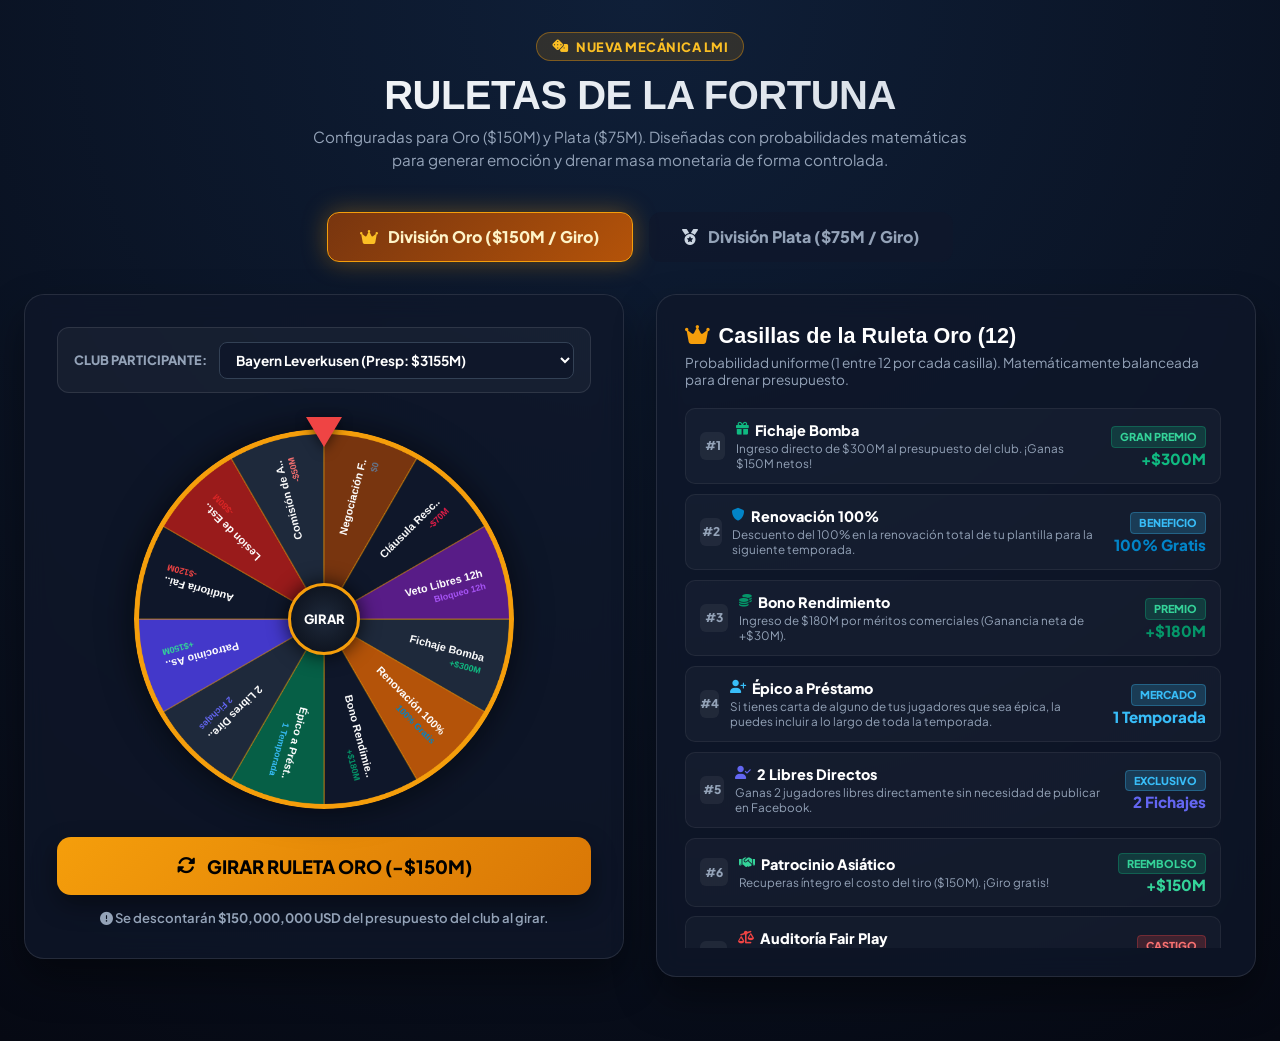
<file: ruleta_preview.html>
<!DOCTYPE html>
<html lang="es">
<head>
  <meta charset="UTF-8">
  <meta name="viewport" content="width=device-width, initial-scale=1.0">
  <title>LMI • Ruletas de la Fortuna (Oro y Plata)</title>
  <!-- Google Fonts & FontAwesome -->
  <link rel="preconnect" href="https://fonts.googleapis.com">
  <link rel="preconnect" href="https://fonts.gstatic.com" crossorigin>
  <link href="https://fonts.googleapis.com/css2?family=Plus+Jakarta+Sans:wght@400;600;700;800;900&family=Cabinet+Grotesk:wght@700;800;900&display=swap" rel="stylesheet">
  <link rel="stylesheet" href="https://cdnjs.cloudflare.com/ajax/libs/font-awesome/6.5.1/css/all.min.css">

  <style>
    :root {
      --bg-dark: #070d1a;
      --card-bg: rgba(15, 23, 42, 0.75);
      --border-color: rgba(255, 255, 255, 0.1);
      --gold-primary: #f59e0b;
      --gold-glow: rgba(245, 158, 11, 0.35);
      --silver-primary: #94a3b8;
      --silver-glow: rgba(148, 163, 184, 0.35);
      --green: #10b981;
      --red: #ef4444;
      --blue: #38bdf8;
    }

    * {
      box-sizing: border-box;
      margin: 0;
      padding: 0;
      font-family: 'Plus Jakarta Sans', sans-serif;
    }

    body {
      background: radial-gradient(circle at top, #0f1f38 0%, #060913 100%);
      color: #ffffff;
      min-height: 100vh;
      padding: 2rem 1.5rem 4rem;
    }

    .container {
      max-width: 1240px;
      margin: 0 auto;
    }

    /* Header */
    .header {
      text-align: center;
      margin-bottom: 2.5rem;
    }

    .header-tag {
      display: inline-flex;
      align-items: center;
      gap: 0.5rem;
      background: rgba(245, 158, 11, 0.15);
      border: 1px solid rgba(245, 158, 11, 0.4);
      color: #fbbf24;
      font-size: 0.8rem;
      font-weight: 800;
      padding: 0.35rem 0.9rem;
      border-radius: 99px;
      text-transform: uppercase;
      letter-spacing: 0.5px;
      margin-bottom: 0.75rem;
    }

    .header h1 {
      font-family: 'Cabinet Grotesk', sans-serif;
      font-size: 2.5rem;
      font-weight: 900;
      letter-spacing: -0.5px;
      background: linear-gradient(135deg, #ffffff 0%, #cbd5e1 100%);
      -webkit-background-clip: text;
      -webkit-text-fill-color: transparent;
      margin-bottom: 0.5rem;
    }

    .header p {
      color: #94a3b8;
      max-width: 680px;
      margin: 0 auto;
      font-size: 0.95rem;
      line-height: 1.5;
    }

    /* Switch Tabs */
    .wheel-switch {
      display: flex;
      justify-content: center;
      gap: 1rem;
      margin-bottom: 2rem;
    }

    .switch-btn {
      padding: 0.85rem 2rem;
      font-size: 1rem;
      font-weight: 800;
      border-radius: 12px;
      border: 1.5px solid transparent;
      cursor: pointer;
      display: flex;
      align-items: center;
      gap: 0.65rem;
      transition: all 0.25s ease;
      background: rgba(15, 23, 42, 0.6);
      color: #94a3b8;
    }

    .switch-btn.active.btn-oro {
      background: linear-gradient(135deg, #78350f 0%, #b45309 100%);
      color: #fef3c7;
      border-color: #f59e0b;
      box-shadow: 0 0 25px var(--gold-glow);
    }

    .switch-btn.active.btn-plata {
      background: linear-gradient(135deg, #1e293b 0%, #334155 100%);
      color: #f1f5f9;
      border-color: #94a3b8;
      box-shadow: 0 0 25px var(--silver-glow);
    }

    /* Main Grid */
    .game-grid {
      display: grid;
      grid-template-columns: 1fr 1fr;
      gap: 2rem;
      align-items: start;
    }

    @media (max-width: 960px) {
      .game-grid {
        grid-template-columns: 1fr;
      }
    }

    /* Wheel Box */
    .wheel-card {
      background: var(--card-bg);
      border: 1px solid var(--border-color);
      border-radius: 20px;
      padding: 2rem;
      backdrop-filter: blur(12px);
      box-shadow: 0 20px 40px rgba(0, 0, 0, 0.4);
      display: flex;
      flex-direction: column;
      align-items: center;
      position: relative;
    }

    .wheel-container {
      position: relative;
      width: 380px;
      height: 380px;
      margin: 1rem 0 1.75rem;
    }

    @media (max-width: 440px) {
      .wheel-container {
        width: 300px;
        height: 300px;
      }
    }

    canvas {
      width: 100%;
      height: 100%;
      border-radius: 50%;
      box-shadow: 0 0 35px rgba(0, 0, 0, 0.6);
      transition: transform 4.5s cubic-bezier(0.15, 0.9, 0.25, 1);
    }

    /* Pointer Marker */
    .wheel-pointer {
      position: absolute;
      top: -12px;
      left: 50%;
      transform: translateX(-50%);
      width: 0;
      height: 0;
      border-left: 18px solid transparent;
      border-right: 18px solid transparent;
      border-top: 30px solid #ef4444;
      filter: drop-shadow(0 4px 6px rgba(0,0,0,0.5));
      z-index: 10;
    }

    .spin-center-btn {
      position: absolute;
      top: 50%;
      left: 50%;
      transform: translate(-50%, -50%);
      width: 72px;
      height: 72px;
      background: radial-gradient(circle, #1e293b 0%, #090d16 100%);
      border: 3px solid #f59e0b;
      border-radius: 50%;
      display: flex;
      flex-direction: column;
      align-items: center;
      justify-content: center;
      color: #fff;
      font-weight: 900;
      font-size: 0.8rem;
      cursor: pointer;
      box-shadow: 0 0 20px rgba(0,0,0,0.8);
      z-index: 5;
      transition: all 0.2s;
    }

    .spin-center-btn:hover:not(:disabled) {
      transform: translate(-50%, -50%) scale(1.08);
      border-color: #fbbf24;
    }

    .spin-center-btn:disabled {
      opacity: 0.6;
      cursor: not-allowed;
    }

    .spin-action-bar {
      width: 100%;
      display: flex;
      flex-direction: column;
      gap: 0.85rem;
      text-align: center;
    }

    .btn-spin-main {
      width: 100%;
      padding: 1.1rem;
      font-size: 1.15rem;
      font-weight: 900;
      font-family: 'Cabinet Grotesk', sans-serif;
      border: none;
      border-radius: 14px;
      cursor: pointer;
      display: flex;
      align-items: center;
      justify-content: center;
      gap: 0.75rem;
      transition: all 0.25s ease;
      box-shadow: 0 10px 25px rgba(0, 0, 0, 0.4);
    }

    .btn-spin-oro {
      background: linear-gradient(135deg, #f59e0b 0%, #d97706 100%);
      color: #000;
    }
    .btn-spin-oro:hover:not(:disabled) {
      transform: translateY(-2px);
      box-shadow: 0 12px 30px var(--gold-glow);
    }

    .btn-spin-plata {
      background: linear-gradient(135deg, #94a3b8 0%, #64748b 100%);
      color: #0f172a;
    }
    .btn-spin-plata:hover:not(:disabled) {
      transform: translateY(-2px);
      box-shadow: 0 12px 30px var(--silver-glow);
    }

    .cost-notice {
      font-size: 0.82rem;
      color: #94a3b8;
      font-weight: 600;
    }

    /* Simulation Club Selector Box */
    .club-selector-box {
      width: 100%;
      background: rgba(255, 255, 255, 0.04);
      border: 1px solid var(--border-color);
      border-radius: 12px;
      padding: 0.85rem 1rem;
      margin-bottom: 1.25rem;
      display: flex;
      align-items: center;
      justify-content: space-between;
      gap: 0.75rem;
    }

    .club-select-input {
      background: #0f172a;
      border: 1px solid #334155;
      color: #fff;
      padding: 0.5rem 0.75rem;
      border-radius: 8px;
      font-weight: 700;
      font-size: 0.85rem;
      outline: none;
      flex-grow: 1;
    }

    /* Result Banner */
    .result-box {
      margin-top: 1rem;
      width: 100%;
      background: rgba(0, 0, 0, 0.4);
      border: 1.5px solid var(--border-color);
      border-radius: 14px;
      padding: 1.15rem 1.25rem;
      display: none;
      animation: popIn 0.35s cubic-bezier(0.175, 0.885, 0.32, 1.275);
    }

    @keyframes popIn {
      from { transform: scale(0.9); opacity: 0; }
      to { transform: scale(1); opacity: 1; }
    }

    /* Prize List Card */
    .details-card {
      background: var(--card-bg);
      border: 1px solid var(--border-color);
      border-radius: 20px;
      padding: 1.75rem;
      backdrop-filter: blur(12px);
      box-shadow: 0 20px 40px rgba(0, 0, 0, 0.4);
    }

    .details-title {
      font-family: 'Cabinet Grotesk', sans-serif;
      font-size: 1.35rem;
      font-weight: 800;
      margin-bottom: 0.3rem;
      display: flex;
      align-items: center;
      gap: 0.6rem;
    }

    .details-subtitle {
      font-size: 0.85rem;
      color: #94a3b8;
      margin-bottom: 1.25rem;
    }

    .prizes-grid {
      display: flex;
      flex-direction: column;
      gap: 0.6rem;
      max-height: 540px;
      overflow-y: auto;
      padding-right: 6px;
    }

    .prize-item {
      display: flex;
      align-items: center;
      justify-content: space-between;
      gap: 0.75rem;
      padding: 0.75rem 0.9rem;
      background: rgba(255, 255, 255, 0.03);
      border: 1px solid rgba(255, 255, 255, 0.06);
      border-radius: 10px;
      transition: all 0.2s;
    }

    .prize-item:hover {
      background: rgba(255, 255, 255, 0.07);
      transform: translateX(4px);
    }

    .prize-item.active-highlight {
      border-color: #f59e0b;
      background: rgba(245, 158, 11, 0.15);
      box-shadow: 0 0 15px rgba(245, 158, 11, 0.3);
    }

    .prize-tag {
      font-size: 0.68rem;
      font-weight: 800;
      padding: 0.2rem 0.5rem;
      border-radius: 4px;
      text-transform: uppercase;
    }

    .tag-premio { background: rgba(16, 185, 129, 0.2); color: #34d399; border: 1px solid rgba(16, 185, 129, 0.3); }
    .tag-castigo { background: rgba(239, 68, 68, 0.2); color: #f87171; border: 1px solid rgba(239, 68, 68, 0.3); }
    .tag-mercado { background: rgba(56, 189, 248, 0.2); color: #38bdf8; border: 1px solid rgba(56, 189, 248, 0.3); }
    .tag-vacio { background: rgba(148, 163, 184, 0.2); color: #cbd5e1; border: 1px solid rgba(148, 163, 184, 0.3); }

    /* Custom scroll */
    ::-webkit-scrollbar { width: 6px; }
    ::-webkit-scrollbar-track { background: rgba(0,0,0,0.2); border-radius: 10px; }
    ::-webkit-scrollbar-thumb { background: rgba(255,255,255,0.2); border-radius: 10px; }
  </style>
</head>
<body>

  <div class="container">
    <!-- Header -->
    <header class="header">
      <div class="header-tag"><i class="fa-solid fa-dice"></i> Nueva Mecánica LMI</div>
      <h1>RULETAS DE LA FORTUNA</h1>
      <p>Configuradas para Oro ($150M) y Plata ($75M). Diseñadas con probabilidades matemáticas para generar emoción y drenar masa monetaria de forma controlada.</p>
    </header>

    <!-- Switch de Divisiones -->
    <div class="wheel-switch">
      <button class="switch-btn active btn-oro" id="tab-oro" onclick="selectDivision('oro')">
        <i class="fa-solid fa-crown" style="color: #fbbf24;"></i>
        <span>División Oro ($150M / Giro)</span>
      </button>
      <button class="switch-btn btn-plata" id="tab-plata" onclick="selectDivision('plata')">
        <i class="fa-solid fa-medal" style="color: #cbd5e1;"></i>
        <span>División Plata ($75M / Giro)</span>
      </button>
    </div>

    <!-- Grid Principal -->
    <div class="game-grid">
      <!-- Columna 1: La Ruleta -->
      <div class="wheel-card">
        
        <!-- Simulación de Selección de Club -->
        <div class="club-selector-box">
          <label style="font-size: 0.8rem; font-weight: 800; color: #94a3b8; text-transform: uppercase;">Club Participante:</label>
          <select class="club-select-input" id="select-club" onchange="onClubChange()">
            <!-- Dinámico -->
          </select>
        </div>

        <div class="wheel-container">
          <div class="wheel-pointer"></div>
          <canvas id="wheel-canvas" width="600" height="600"></canvas>
          <button class="spin-center-btn" id="btn-spin-center" onclick="spinWheel()">GIRAR</button>
        </div>

        <div class="spin-action-bar">
          <button class="btn-spin-main btn-spin-oro" id="btn-spin-main" onclick="spinWheel()">
            <i class="fa-solid fa-rotate"></i>
            <span id="lbl-spin-text">GIRAR RULETA ORO (-$150M)</span>
          </button>
          <div class="cost-notice" id="lbl-cost-notice">
            <i class="fa-solid fa-circle-exclamation"></i> Se descontarán <strong>$150,000,000 USD</strong> del presupuesto del club al girar.
          </div>
        </div>

        <!-- Banner con el resultado final -->
        <div class="result-box" id="result-box">
          <div style="font-size: 0.75rem; text-transform: uppercase; font-weight: 800; color: #94a3b8; letter-spacing: 0.5px; margin-bottom: 0.25rem;">
            Resultado Oficial LMI • Registro de Transacción
          </div>
          <div id="result-title" style="font-size: 1.25rem; font-weight: 900; margin-bottom: 0.35rem;">
            <!-- Dinámico -->
          </div>
          <div id="result-desc" style="font-size: 0.88rem; color: #cbd5e1; line-height: 1.4;">
            <!-- Dinámico -->
          </div>
          <div id="result-accounting" style="margin-top: 0.65rem; padding-top: 0.5rem; border-top: 1px solid rgba(255,255,255,0.1); font-size: 0.82rem; font-weight: 700; color: #fbbf24;">
            <!-- Dinámico -->
          </div>
        </div>
      </div>

      <!-- Columna 2: Tabla de Premios y Castigos -->
      <div class="details-card">
        <div class="details-title" id="details-title">
          <i class="fa-solid fa-list-check" style="color: #f59e0b;"></i> Casillas de la Ruleta Oro (12)
        </div>
        <div class="details-subtitle" id="details-subtitle">
          Probabilidad uniforme (1 entre 12 por cada casilla). Matemáticamente balanceada para drenar presupuesto.
        </div>

        <div class="prizes-grid" id="prizes-list">
          <!-- Renderizado dinámicamente -->
        </div>
      </div>
    </div>
  </div>

  <script>
    // LISTA DE CLUBES PARA PRUEBA
    const CLUBS = {
      oro: [
        { id: "bayernleverkusen", name: "Bayern Leverkusen", budget: 3155 },
        { id: "como1907", name: "Como 1907", budget: 2779 },
        { id: "bocajuniors", name: "Boca Juniors", budget: 1943 },
        { id: "manchestercity", name: "Manchester City", budget: 1319 },
        { id: "psg", name: "PSG", budget: 1186 },
        { id: "borussiadortmund", name: "Borussia Dortmund", budget: 927 },
        { id: "galatasaray", name: "Galatasaray", budget: 860 },
        { id: "liverpool", name: "Liverpool", budget: 797 },
        { id: "interdemilan", name: "Inter de Milan", budget: 3791 },
        { id: "atleticodemadrid", name: "Atletico de Madrid", budget: 147 },
        { id: "riverplate", name: "River Plate", budget: 137 }
      ],
      plata: [
        { id: "fcbarcelona", name: "FC Barcelona", budget: 2360 },
        { id: "acffiorentina", name: "ACF Fiorentina", budget: 1092 },
        { id: "realmadrid", name: "Real Madrid", budget: 1076 },
        { id: "chelseafc", name: "Chelsea FC", budget: 777 },
        { id: "staderennais", name: "Stade Rennais", budget: 679 },
        { id: "acmiln", name: "AC Milan", budget: 598 },
        { id: "arsenal", name: "Arsenal", budget: 558 },
        { id: "ajaxdeamsterdam", name: "Ajax de Ámsterdam", budget: 531 },
        { id: "carabobofutbolclub", name: "Carabobo Fútbol Club", budget: 482 },
        { id: "rangersfootballclub", name: "Rangers Football Club", budget: 400 },
        { id: "fctwente", name: "FC Twente", budget: 290 },
        { id: "vascodagama", name: "Vasco da Gama", budget: 202 },
        { id: "manchesterunited", name: "Manchester United", budget: 157 },
        { id: "losclille", name: "LOSC Lille", budget: 96 }
      ]
    };

    // DATOS DE LAS RULETAS (Oro = $150M | Plata = $75M)
    const WHEEL_DATA = {
      oro: {
        cost: 150,
        themeColor: '#f59e0b',
        btnClass: 'btn-spin-oro',
        items: [
          { name: "Fichaje Bomba", val: "+$300M", delta: 150, type: "premio", tag: "Gran Premio", color: "#10b981", icon: "fa-gift", desc: "Ingreso directo de $300M al presupuesto del club. ¡Ganas $150M netos!" },
          { name: "Renovación 100%", val: "100% Gratis", delta: 0, type: "mercado", tag: "Beneficio", color: "#0284c7", icon: "fa-shield", desc: "Descuento del 100% en la renovación total de tu plantilla para la siguiente temporada." },
          { name: "Bono Rendimiento", val: "+$180M", delta: 30, type: "premio", tag: "Premio", color: "#059669", icon: "fa-coins", desc: "Ingreso de $180M por méritos comerciales (Ganancia neta de +$30M)." },
          { name: "Épico a Préstamo", val: "1 Temporada", delta: 0, type: "mercado", tag: "Mercado", color: "#38bdf8", icon: "fa-user-plus", desc: "Si tienes carta de alguno de tus jugadores que sea épica, la puedes incluir a lo largo de toda la temporada." },
          { name: "2 Libres Directos", val: "2 Fichajes", delta: 0, type: "mercado", tag: "Exclusivo", color: "#6366f1", icon: "fa-user-check", desc: "Ganas 2 jugadores libres directamente sin necesidad de publicar en Facebook." },
          { name: "Patrocinio Asiático", val: "+$150M", delta: 0, type: "premio", tag: "Reembolso", color: "#34d399", icon: "fa-handshake", desc: "Recuperas íntegro el costo del tiro ($150M). ¡Giro gratis!" },
          { name: "Auditoría Fair Play", val: "-$120M", delta: -270, type: "castigo", tag: "Castigo", color: "#ef4444", icon: "fa-scale-unbalanced", desc: "Sanción económica de -$120M adicionales por exceso de masa salarial." },
          { name: "Lesión de Estrella", val: "-$80M", delta: -230, type: "castigo", tag: "Castigo", color: "#dc2626", icon: "fa-user-injured", desc: "Pagas -$80M en tratamientos médicos de urgencia para tu figura." },
          { name: "Comisión de Agente", val: "-$50M", delta: -200, type: "castigo", tag: "Pérdida", color: "#f87171", icon: "fa-briefcase", desc: "Pagas -$50M imprevistos por intermediación de representantes." },
          { name: "Negociación Fallida", val: "$0", delta: -150, type: "vacio", tag: "Vacío", color: "#64748b", icon: "fa-cloud", desc: "El DT se fue de vacaciones sin cerrar el acuerdo. Pierdes los $150M del giro." },
          { name: "Cláusula Rescisión", val: "-$70M", delta: -220, type: "castigo", tag: "Riesgo", color: "#e11d48", icon: "fa-receipt", desc: "Un club rival activa una cláusula y debes pagar -$70M para retener a tu jugador." },
          { name: "Veto Libres 12h", val: "Bloqueo 12h", delta: -150, type: "mercado", tag: "Sanción", color: "#a855f7", icon: "fa-lock", desc: "Bloqueo para fichar en el mercado de jugadores libres por 12 horas desde su apertura." }
        ]
      },
      plata: {
        cost: 75,
        themeColor: '#94a3b8',
        btnClass: 'btn-spin-plata',
        items: [
          { name: "Golpe en la Mesa", val: "+$160M", delta: 85, type: "premio", tag: "Gran Premio", color: "#10b981", icon: "fa-trophy", desc: "Ingreso directo de +$160M al presupuesto del club. ¡Ganas $85M netos!" },
          { name: "Beca Renovación", val: "-30% Total", delta: 0, type: "mercado", tag: "Descuento", color: "#0284c7", icon: "fa-tags", desc: "30% de descuento en la renovación total de tu plantilla para la siguiente temporada." },
          { name: "Bono Progreso", val: "+$95M", delta: 20, type: "premio", tag: "Premio", color: "#059669", icon: "fa-coins", desc: "Premio al mérito deportivo en Plata de $95M (Ganancia neta de +$20M)." },
          { name: "1 Libre Directo", val: "1 Fichaje", delta: 0, type: "mercado", tag: "Exclusivo", color: "#6366f1", icon: "fa-user-check", desc: "Ganas 1 jugador libre directamente sin necesidad de publicar en Facebook." },
          { name: "Taquilla Llena", val: "+$75M", delta: 0, type: "premio", tag: "Reembolso", color: "#34d399", icon: "fa-ticket", desc: "Recuperas los $75M del tiro gracias a la taquilla del estadio. ¡Giro gratis!" },
          { name: "Multa Federación", val: "-$60M", delta: -135, type: "castigo", tag: "Castigo", color: "#ef4444", icon: "fa-fire", desc: "Sanción de -$60M por disturbios y bengalas en las gradas de tu estadio." },
          { name: "Huelga de Plantilla", val: "-$40M", delta: -115, type: "castigo", tag: "Castigo", color: "#dc2626", icon: "fa-users-slash", desc: "Debes desembolsar -$40M en concepto de primas atrasadas." },
          { name: "Cheque Rebotado", val: "$0", delta: -75, type: "vacio", tag: "Vacío", color: "#64748b", icon: "fa-ban", desc: "El banco no aprobó la transferencia. Pierdes los $75M del tiro." },
          { name: "Reparación Estadio", val: "-$50M", delta: -125, type: "castigo", tag: "Castigo", color: "#b91c1c", icon: "fa-hammer", desc: "Pagas -$50M en mantenimiento y arreglo urgente del césped del campo." },
          { name: "Tiro Extra", val: "1 Giro Gratis", delta: 0, type: "premio", tag: "Suerte", color: "#eab308", icon: "fa-rotate", desc: "¡La suerte te sonríe! Puedes volver a girar la ruleta gratis de inmediato." },
          { name: "Veto Libres 12h", val: "Bloqueo 12h", delta: -75, type: "mercado", tag: "Sanción", color: "#a855f7", icon: "fa-lock", desc: "Bloqueo para fichar en el mercado de jugadores libres por 12 horas desde su apertura." }
        ]
      }
    };

    let currentDiv = 'oro';
    let isSpinning = false;
    let currentRotation = 0;

    const canvas = document.getElementById('wheel-canvas');
    const ctx = canvas.getContext('2d');

    const SLICE_COLORS_ORO = [
      '#1e293b', '#b45309', '#0f172a', '#065f46', 
      '#1e293b', '#4338ca', '#0f172a', '#991b1b', 
      '#1e293b', '#78350f', '#0f172a', '#581c87'
    ];

    const SLICE_COLORS_PLATA = [
      '#1e293b', '#334155', '#0f172a', '#065f46', 
      '#1e293b', '#4338ca', '#0f172a', '#991b1b', 
      '#1e293b', '#475569', '#0f172a', '#581c87'
    ];

    function populateClubSelector() {
      const sel = document.getElementById('select-club');
      const clubs = CLUBS[currentDiv];
      sel.innerHTML = clubs.map(c => `
        <option value="${c.id}">${c.name} (Presp: $${c.budget}M)</option>
      `).join('');
    }

    function onClubChange() {
      document.getElementById('result-box').style.display = 'none';
    }

    function selectDivision(div) {
      if (isSpinning) return;
      currentDiv = div;

      document.getElementById('tab-oro').classList.toggle('active', div === 'oro');
      document.getElementById('tab-plata').classList.toggle('active', div === 'plata');

      const data = WHEEL_DATA[div];

      const btn = document.getElementById('btn-spin-main');
      btn.className = `btn-spin-main ${data.btnClass}`;
      document.getElementById('lbl-spin-text').textContent = `GIRAR RULETA ${div.toUpperCase()} (-$${data.cost}M)`;
      document.getElementById('lbl-cost-notice').innerHTML = `<i class="fa-solid fa-circle-exclamation"></i> Se descontarán <strong>$${data.cost},000,000 USD</strong> del presupuesto del club al girar.`;

      document.getElementById('details-title').innerHTML = `
        <i class="fa-solid fa-${div === 'oro' ? 'crown' : 'medal'}" style="color: ${data.themeColor};"></i> 
        Casillas de la Ruleta ${div === 'oro' ? 'Oro' : 'Plata'} (${data.items.length})
      `;

      document.getElementById('result-box').style.display = 'none';

      canvas.style.transition = 'none';
      canvas.style.transform = 'rotate(0deg)';
      currentRotation = 0;

      populateClubSelector();
      renderPrizesList();
      drawWheel();
    }

    function renderPrizesList(highlightIndex = null) {
      const listEl = document.getElementById('prizes-list');
      const data = WHEEL_DATA[currentDiv];

      listEl.innerHTML = data.items.map((item, idx) => {
        const isHL = highlightIndex === idx;
        const tagClass = `tag-${item.type}`;
        return `
          <div class="prize-item ${isHL ? 'active-highlight' : ''}" id="prize-row-${idx}">
            <div style="display: flex; align-items: center; gap: 0.65rem;">
              <div style="width: 28px; height: 28px; border-radius: 6px; background: rgba(255,255,255,0.06); display: flex; align-items: center; justify-content: center; font-weight: 800; font-size: 0.75rem; color: #94a3b8;">
                #${idx + 1}
              </div>
              <div>
                <div style="font-weight: 800; font-size: 0.9rem; color: #fff; display: flex; align-items: center; gap: 0.4rem;">
                  <i class="fa-solid ${item.icon}" style="color: ${item.color}; font-size: 0.8rem;"></i>
                  ${item.name}
                </div>
                <div style="font-size: 0.73rem; color: #94a3b8; margin-top: 0.15rem;">${item.desc}</div>
              </div>
            </div>
            <div style="text-align: right; flex-shrink: 0;">
              <span class="prize-tag ${tagClass}">${item.tag}</span>
              <div style="font-weight: 900; font-size: 0.95rem; color: ${item.color}; margin-top: 0.2rem;">${item.val}</div>
            </div>
          </div>
        `;
      }).join('');
    }

    function drawWheel() {
      const data = WHEEL_DATA[currentDiv];
      const items = data.items;
      const numSlices = items.length;
      const sliceAngle = (2 * Math.PI) / numSlices;
      const radius = canvas.width / 2;

      ctx.clearRect(0, 0, canvas.width, canvas.height);

      const colors = currentDiv === 'oro' ? SLICE_COLORS_ORO : SLICE_COLORS_PLATA;

      for (let i = 0; i < numSlices; i++) {
        const angle = i * sliceAngle;

        ctx.beginPath();
        ctx.fillStyle = colors[i % colors.length];
        ctx.moveTo(radius, radius);
        ctx.arc(radius, radius, radius - 4, angle, angle + sliceAngle);
        ctx.lineTo(radius, radius);
        ctx.fill();

        ctx.strokeStyle = currentDiv === 'oro' ? 'rgba(245, 158, 11, 0.4)' : 'rgba(148, 163, 184, 0.4)';
        ctx.lineWidth = 2;
        ctx.stroke();

        ctx.save();
        ctx.translate(radius, radius);
        ctx.rotate(angle + sliceAngle / 2);
        ctx.textAlign = 'right';
        ctx.fillStyle = '#ffffff';

        ctx.font = 'bold 17px "Plus Jakarta Sans", sans-serif';
        const label = items[i].name.length > 15 ? items[i].name.substring(0, 13) + '..' : items[i].name;
        ctx.fillText(label, radius - 40, 0);

        ctx.font = 'bold 14px "Plus Jakarta Sans", sans-serif';
        ctx.fillStyle = items[i].color;
        ctx.fillText(items[i].val, radius - 40, 20);

        ctx.restore();
      }

      ctx.beginPath();
      ctx.arc(radius, radius, radius - 4, 0, 2 * Math.PI);
      ctx.strokeStyle = currentDiv === 'oro' ? '#f59e0b' : '#94a3b8';
      ctx.lineWidth = 8;
      ctx.stroke();
    }

    function spinWheel() {
      if (isSpinning) return;
      isSpinning = true;

      document.getElementById('btn-spin-main').disabled = true;
      document.getElementById('btn-spin-center').disabled = true;
      document.getElementById('result-box').style.display = 'none';

      const data = WHEEL_DATA[currentDiv];
      const numSlices = data.items.length;
      const sliceDeg = 360 / numSlices;

      const winningIndex = Math.floor(Math.random() * numSlices);
      const centerOffset = sliceDeg / 2;
      const targetDeg = (winningIndex * sliceDeg) + centerOffset;
      const fullRotations = (5 + Math.floor(Math.random() * 3)) * 360;
      const stopAt = fullRotations + (360 - targetDeg) - 90;
      currentRotation += stopAt;

      canvas.style.transition = 'transform 4.5s cubic-bezier(0.12, 0.9, 0.22, 1)';
      canvas.style.transform = `rotate(${currentRotation}deg)`;

      setTimeout(() => {
        isSpinning = false;
        document.getElementById('btn-spin-main').disabled = false;
        document.getElementById('btn-spin-center').disabled = false;

        const winner = data.items[winningIndex];

        // Club info
        const sel = document.getElementById('select-club');
        const clubName = sel.options[sel.selectedIndex].text.split(' (Presp:')[0];

        // Mostrar resultado
        const resBox = document.getElementById('result-box');
        const resTitle = document.getElementById('result-title');
        const resDesc = document.getElementById('result-desc');
        const resAcc = document.getElementById('result-accounting');

        resTitle.innerHTML = `<span style="color: ${winner.color};"><i class="fa-solid ${winner.icon}"></i> ${winner.name} (${winner.val})</span>`;
        resDesc.innerHTML = `<strong>${winner.tag}:</strong> ${winner.desc}`;
        
        const deltaFormatted = winner.delta >= 0 ? `+${winner.delta}` : `${winner.delta}`;
        resAcc.innerHTML = `
          <i class="fa-solid fa-receipt"></i> Club: <strong>${clubName}</strong> | Costo de Giro: <strong>-$${data.cost}M</strong> | Balance Financiero: <strong style="color: ${winner.delta >= 0 ? '#34d399' : '#f87171'};">$${deltaFormatted}M</strong>
        `;

        resBox.style.display = 'block';

        renderPrizesList(winningIndex);
        const activeRow = document.getElementById(`prize-row-${winningIndex}`);
        if (activeRow) activeRow.scrollIntoView({ behavior: 'smooth', block: 'nearest' });

      }, 4600);
    }

    // Inicializar
    selectDivision('oro');
  </script>
</body>
</html>
</file>
